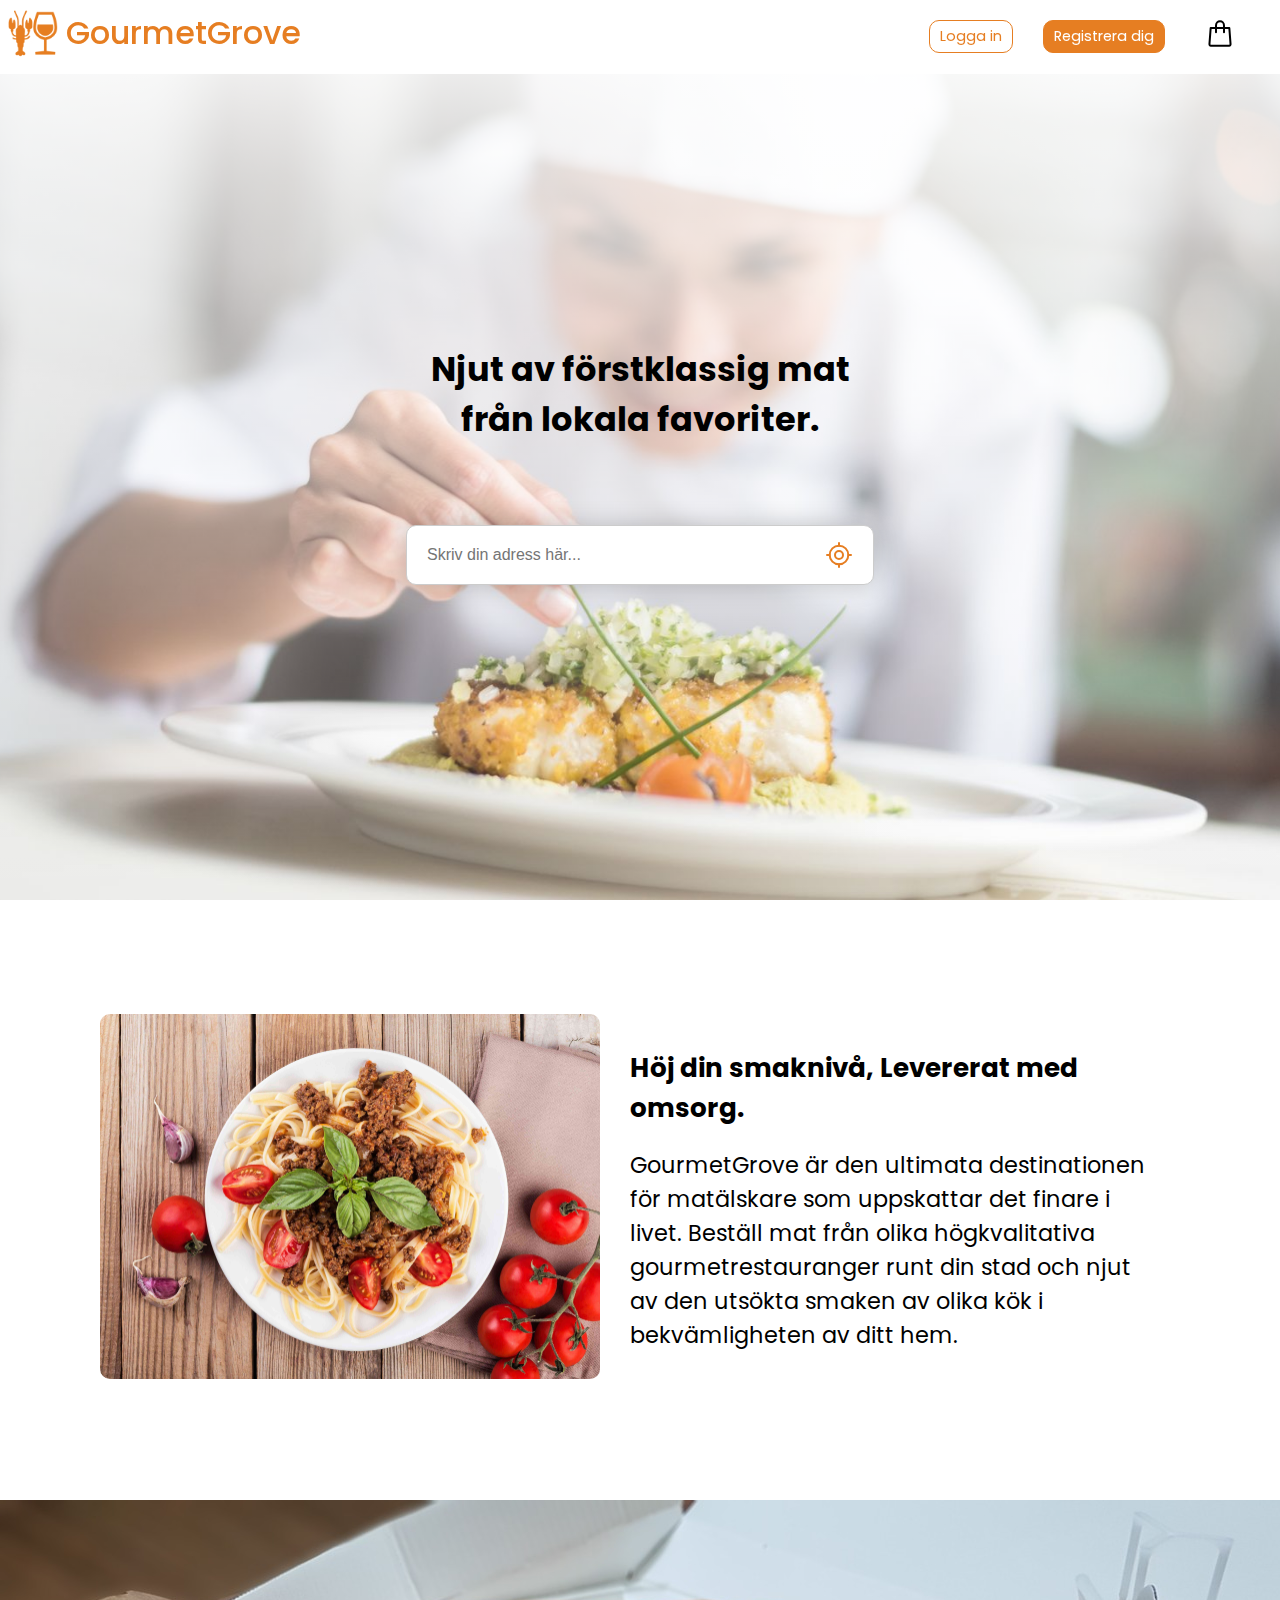
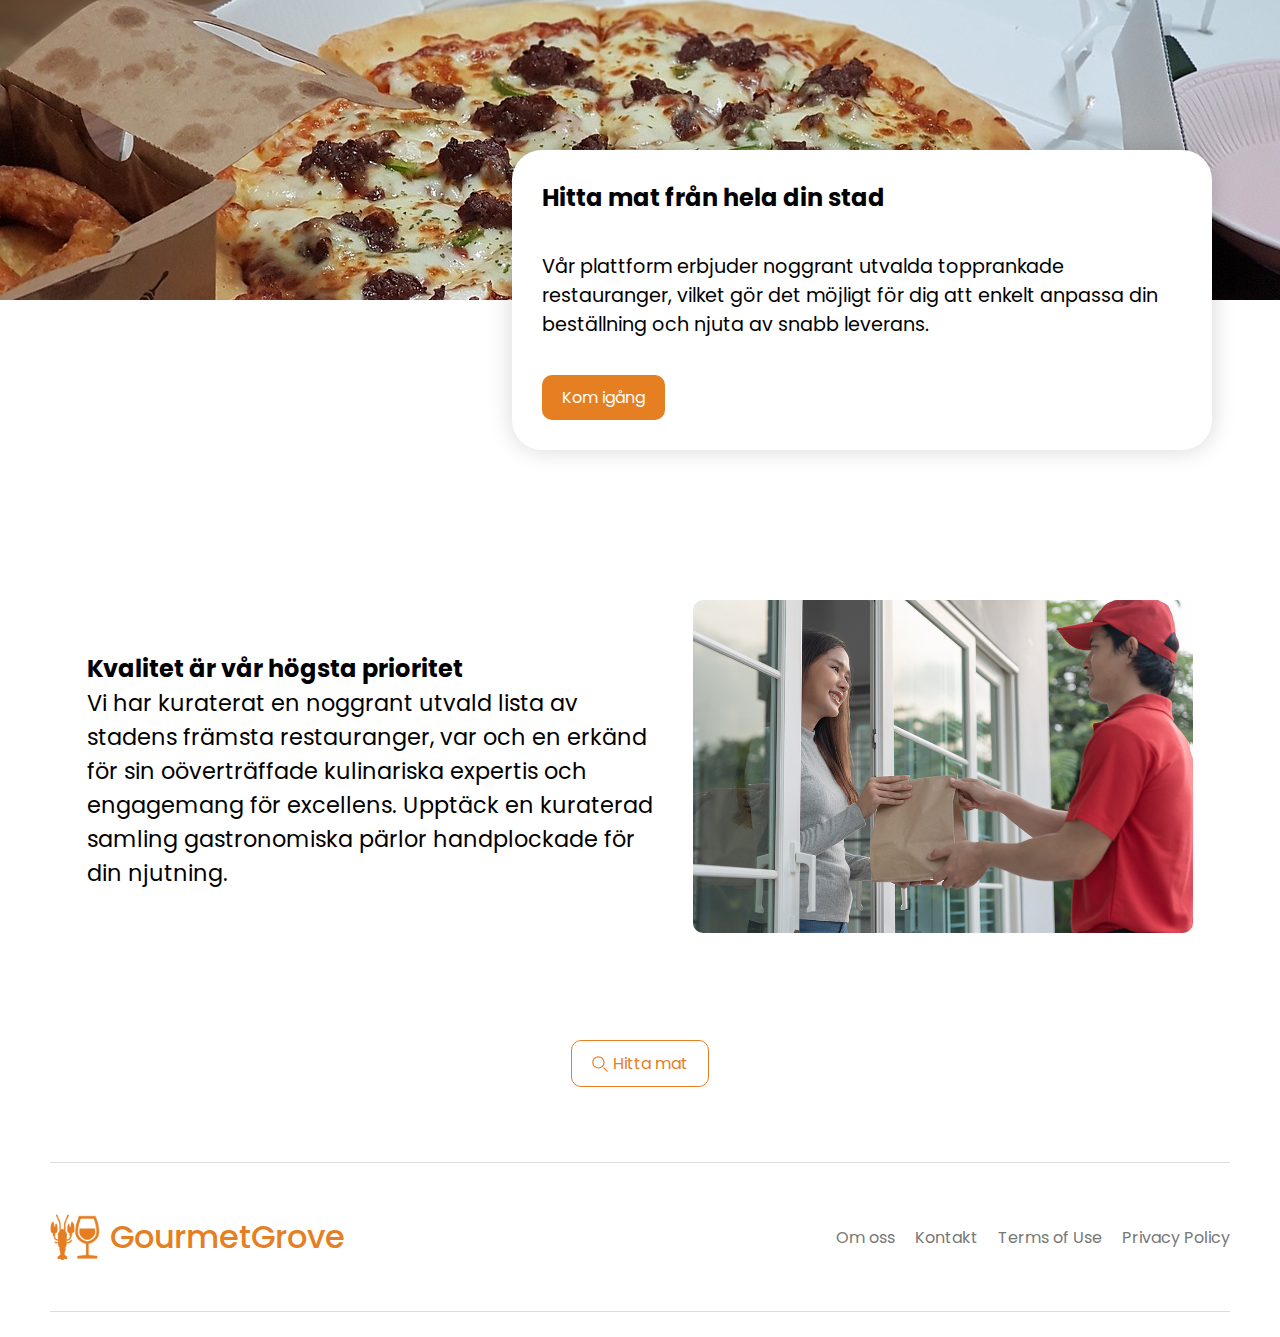
<file: index.html>
<!DOCTYPE html>
<html lang="en">
	<head>
		<meta charset="UTF-8" />
		<meta name="viewport" content="width=device-width, initial-scale=1.0" />
		<title>GourmetGrove | Home</title>
		<link rel="stylesheet" href="css/style.css?v=0.00" />
		<link rel="preconnect" href="https://fonts.googleapis.com" />
		<link rel="preconnect" href="https://fonts.gstatic.com" crossorigin />
		<link
			href="https://fonts.googleapis.com/css2?family=Poppins:wght@400;500;700;800&display=swap"
			rel="stylesheet"
		/>
		<meta name="view-transition" content="same-origin" />

		<script src="js/script.js" defer></script>
	</head>
	<body>
		<div class="wrapper">
			<header>
				<a class="logo noselect nounderline" href="index.html">
					<img src="img/seafood.png" alt="logo" />
					<h1>GourmetGrove</h1>
				</a>
				<nav>
					<a href="#" class="login navbtn">
						<div>Logga in</div>
					</a>
					<a href="#" class="signup navbtn">
						<div>Registrera dig</div>
					</a>
					<div class="basketlogo">
						<img
							src="img/icons/shoppingbasket.svg"
							alt="shopping basket"
							width="24px"
						/>
					</div>
				</nav>
			</header>
			<main>
				<section id="intro">
					<div class="islandwrapper">
						<div class="introtext">
							<h2>
								Njut av förstklassig mat från lokala favoriter.
							</h2>
						</div>
						<form action="search.html" method="GET">
							<div class="adress-wrapper">
								<input
									type="text"
									placeholder="Skriv din adress här..."
									name="a"
								/>
								<div class="location-icon">
									<img
										src="img/icons/target.svg"
										alt="location"
										width="32px"
									/>
								</div>
							</div>
						</form>
					</div>
				</section>
				<section id="about">
					<!-- <div class="slogan">
						<h2>Elevate Your Palate, Delivered with Care.</h2>
					</div> -->
					<div class="about-wrapper">
						<div class="about-img">
							<img src="img/food/bolognese.jpg" alt="food" />
						</div>
						<div class="abouttext">
							<h3>Höj din smaknivå, Levererat med omsorg.</h3>
							<p>
								GourmetGrove är den ultimata destinationen för
								matälskare som uppskattar det finare i livet.
								Beställ mat från olika högkvalitativa
								gourmetrestauranger runt din stad och njut av
								den utsökta smaken av olika kök i bekvämligheten
								av ditt hem.
							</p>
						</div>
					</div>
					<article id="delivery">
						<div class="article-img"></div>
						<div class="article-text">
							<h3>Hitta mat från hela din stad</h3>
							<p>
								Vår plattform erbjuder noggrant utvalda
								topprankade restauranger, vilket gör det möjligt
								för dig att enkelt anpassa din beställning och
								njuta av snabb leverans.
							</p>
							<a
								class="readmore-btn nounderline"
								href="/search.html"
								>Kom igång</a
							>
						</div>
					</article>
					<article id="quality">
						<div class="article-text">
							<h3>Kvalitet är vår högsta prioritet</h3>
							<p>
								Vi har kuraterat en noggrant utvald lista av
								stadens främsta restauranger, var och en erkänd
								för sin oöverträffade kulinariska expertis och
								engagemang för excellens. Upptäck en kuraterad
								samling gastronomiska pärlor handplockade för
								din njutning.
							</p>
						</div>
						<div class="article-img">
							<img
								src="img/doordash.jpg"
								alt="food"
								id="specialImage"
								class=""
							/>
						</div>
					</article>
				</section>
				<div id="getStarted">
					<a href="search.html"
						><img src="img/icons/search.svg" />Hitta mat</a
					>
				</div>
			</main>
			<footer>
				<div class="footer-content">
					<div class="footer-logo">
						<img src="img/seafood.png" alt="logo" />
						<h1>GourmetGrove</h1>
					</div>
					<div class="footer-links">
						<a href="index.html#about">Om oss</a>
						<a href="#">Kontakt</a>
						<a href="#">Terms of Use</a>
						<a href="#">Privacy Policy</a>
					</div>
				</div>
			</footer>
		</div>
	</body>
</html>
</file>
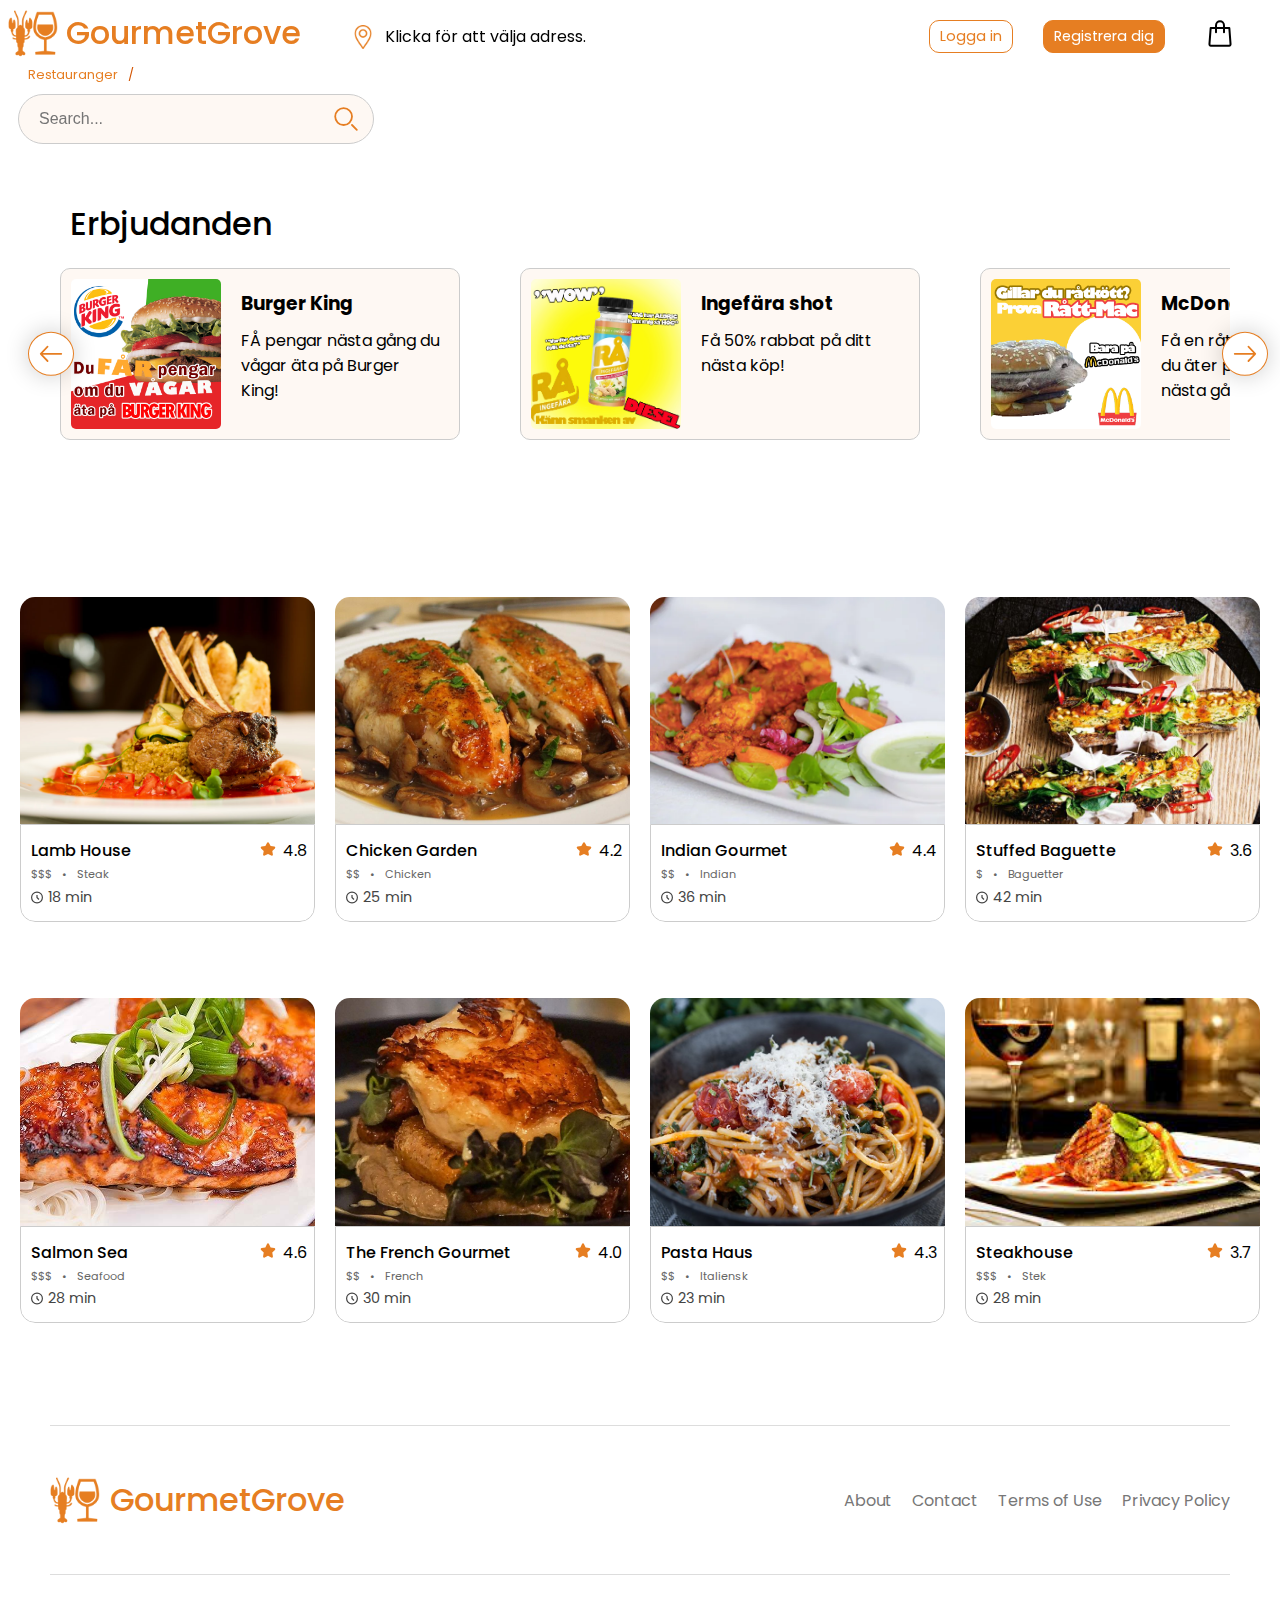
<file: search.html>
<!DOCTYPE html>
<html lang="en">
	<head>
		<meta charset="UTF-8" />
		<meta name="viewport" content="width=device-width, initial-scale=1.0" />
		<title>GourmetGrove | Restauranger</title>
		<link rel="stylesheet" href="css/style.css" />
		<link rel="preconnect" href="https://fonts.googleapis.com" />
		<link rel="preconnect" href="https://fonts.gstatic.com" crossorigin />
		<link
			href="https://fonts.googleapis.com/css2?family=Poppins:wght@400;500;700;800&display=swap"
			rel="stylesheet"
		/>
		<meta name="view-transition" content="same-origin">
		<script src="js/script.js" defer></script>
		<script type="text/json" src="data/restaurants.json" defer></script>
		<script src="js/restaurants.js" defer></script>
	</head>
	<body>
		<div class="wrapper">
			<div id="headerWrapper">
				<header>
					<a class="logo noselect nounderline" href="index.html">
						<img src="img/seafood.png" alt="logo" />
						<h1>GourmetGrove</h1>
					</a>
					<div class="view-location">
						<img src="img/icons/location.png" alt="Location" class="location-tag-icon" id="locationIcon">
						<p id="locationText">
							Klicka för att välja adress.
						</p>
					</div>
					<nav>
						<a href="#" class="login navbtn">
							<div>Logga in</div>
						</a>
						<a href="#" class="signup navbtn">
							<div>Registrera dig</div>
						</a>
						<div class="basketlogo">
							<img
								src="img/icons/shoppingbasket.svg"
								alt="shopping basket"
								width="24px"
							/>
						</div>
					</nav>
					<div class="nav-viewer">
						<div class="nav-links">
							<a href="search.html" class="nav-link">Restauranger</a>
							<p class="nav-divider">/</p>
						</div>
					</div>
					<div class="search-header" id="searchHeader">
						<form
							action="search.html"
							method="GET"
							class="searchbar"
						>
							<div class="search-wrapper">
								<input
									type="text"
									placeholder="Search..."
									name="q"
								/>
								<div class="search-icon">
									<img
										src="img/icons/search.svg"
										alt="search"
										width="24px"
									/>
								</div>
							</div>
						</form>
					</div>
				</header>
			</div>
			<main>
				<div class="top-area">
					<div id="offersArea">
						<h2>Erbjudanden</h2>
						<ul class="offer-list">
							<div id="leftBtn" class="offers-arrow">
								<img src="img/icons/arrow_left.svg" alt="left arrow" class="arrow-icon" width="24">
							</div>
							<div id="rightBtn" class="offers-arrow">
								<img src="img/icons/arrow_right.svg" alt="left arrow" class="arrow-icon" width="24">
							</div>
							<li class="offer">
								<img
									src="img/offers/BK_propaganda.jpg"
									alt="Burger King"
									class="offer-img"
								/>
								<div class="offer-text">
									<h3>Burger King</h3>
									<p>FÅ pengar nästa gång du vågar äta på Burger King!</p>
								</div>
							</li>
							<li class="offer">
								<img src="img/offers/Igefara_shot_bs.jpg" alt="Ingefära shot" class="offer-img">
								<div class="offer-text">
									<h3>Ingefära shot</h3>
									<p>Få 50% rabbat på ditt nästa köp!</p>
								</div>
							</li>
							<li class="offer">
								<img src="img/offers/rått-mac.jpg" alt="McDonalds" class="offer-img">
								<div class="offer-text">
									<h3>McDonalds</h3>
									<p>Få en råtta på köpet när du äter på McDonalds nästa gång!</p>
								</div>
							</li>
							<li class="offer">
								<img
									src="img/offers/BK_propaganda.jpg"
									alt="Burger King"
									class="offer-img"
								/>
								<div class="offer-text">
									<h3>Burger King</h3>
									<p>FÅ pengar nästa gång du vågar äta på Burger King!</p>
								</div>
							</li>
						</ul>
					</div>
				</div>
				<div class="restaurant-cards">
					<div class="result">
						<p id="result"></p>
					</div>
				</div>
			</main>
			<footer>
				<div class="footer-content">
					<div class="footer-logo">
						<img src="img/seafood.png" alt="logo" />
						<h1>GourmetGrove</h1>
					</div>
					<div class="footer-links">
						<a href="index.html#about">About</a>
						<a href="#">Contact</a>
						<a href="#">Terms of Use</a>
						<a href="#">Privacy Policy</a>
						</div>
				</div>
			</footer>
		</div>
	</body>
</html>
</file>
<file: css/style.css>
:root {
	--primary-color: #e67e22;
	--primary-color-alpha: #e67d220e;
	--primary-color-alpha-2: #e67d221a;
	--primary-color-dark: #d35400;
	--primary-color-darker: #c0392b;
	--secondary-color: #f1c40f;
	--secondary-color-alpha: #f1c40f0e;
	--secondary-color-dark: #f39c12;
	--secondary-color-darker: #f39c12;
	--header-font-size: 1rem;
	--primary-color-filter: brightness(0) saturate(100%) invert(65%) sepia(42%) saturate(4622%) hue-rotate(350deg) brightness(96%) contrast(87%);
}
*,
*::before,
*::after {
	box-sizing: border-box;
	margin: 0;
	padding: 0;
}

@keyframes fade-in {
	from {
		opacity: 0;
	}

	to {
		opacity: 1;
	}
}

@keyframes fade-out {
	from {
		opacity: 1;
	}

	to {
		opacity: 0;
	}
}

@keyframes slide-in {
	from {
		transform: translateX(-4rem);
	}

	to {
		transform: translateX(0);
	}
}

@keyframes slide-out {
	from {
		transform: translateX(0);
	}

	to {
		transform: translateX(-4rem);
	}
}

#card {
	view-transition-name: card;
}

::view-transition-old(card),
::view-transition-new(card) {
	mix-blend-mode: normal;
	/* animation: none;; */
}

::view-transition-old(header),
::view-transition-new(header) {
	mix-blend-mode: normal;
	animation: none;
}


::view-transition-old(root),
::view-transition-old(search-header) {
	animation: fade-out 350ms cubic-bezier(0, 0, 0.2, 1);
}
::view-transition-new(root),
::view-transition-new(search-header) {
	mix-blend-mode: normal;
	animation: fade-in 350ms cubic-bezier(0, 0, 0.2, 1),
		slide-in 350ms cubic-bezier(0, 0, 0.2, 1);

}§

.restaurantTransition {
	view-transition-name: card;
}

body {
	margin: 0;
	width: 100vw;
	min-height: 100vh;
	font-family: "Poppins", sans-serif;
	overflow-x: hidden;
	scrollbar-width: 16px;
}

.wrapper {
	width: 100%;
	min-height: 100vh;
}

header {
	position: fixed;
	top: 0;
	padding-inline: var(--gap);
	width: 100vw;
	padding-block: var(--gap);
	display: flex;
	flex-wrap: wrap;
	/* justify-content: ; */
	--gap: 0.5rem;
	box-shadow: 0px 0px 24px 0px rgba(0, 0, 0, 0);
	background: white;
	z-index: 4;
	/* gap: 1rem; */
	view-transition-name: header;
}

.logo,
.footer-logo {
	height: 100%;
	width: fit-content;
	font-size: var(--header-font-size);
	font-weight: 500;
	color: var(--primary-color);
	display: flex;
	align-items: center;
	justify-content: space-between;
	gap: var(--gap);
}

.logo img,
.footer-logo img {
	height: 50px;
	filter: var(--primary-color-filter);
}

.footer-logo img {
	padding-right: 10px;
}

.logo h1,
.footer-logo h1 {
	margin: 0;
	font-weight: 500;
}

nav {
	display: flex;
	justify-content: center;
	gap: calc(var(--gap) * 2);
	align-items: center;
	padding: 0 20px;
	margin-left: auto;
	z-index: 4;
}

@keyframes navbtn-animation {
	0% {
		margin: 10px 7px;
		padding: 5px 10px;
	}

	70% {
		margin: 0px;
		padding: 10px 17px;
	}

	100% {
		margin: 2px;
		padding: 8px 15px;
	}
}

.navbtn {
	border: 1px solid var(--primary-color);
	border-radius: 10px;
	padding: 5px 10px;
	margin: 10px 7px;
	/* transition: all 0.1s ease-in; */
	text-decoration: none;
}

.signup.navbtn {
	background-color: var(--primary-color);
}

.signup.navbtn div {
	color: white;
}

.navbtn div {
	text-decoration: none;
	color: var(--primary-color);
	font-size: var(--header-font-size);
	font-size: 0.9rem;
	width: 100%;
	height: 100%;
}

.navbtn:hover {
	animation: navbtn-animation 0.2s;
	padding: 8px 15px;
	margin: 2px;
}

.signup:hover {
	background-color: var(--primary-color-dark);
}

.login:hover {
	background-color: var(--primary-color-alpha);
	border-color: var(--primary-color-dark);
}

.login:hover div {
	color: var(--primary-color-dark);
}

.basketlogo {
	/* padding: 10px 15px; */
	padding: 0;
	margin: 12px 20px;
	border-radius: 100%;
	cursor: pointer;
}

@keyframes basket-icon-animation {
	0% {
		background-color: var(--primary-color-alpha-2);
		padding: 0;
		margin: 12px 20px;
	}
	
	85% {
		background-color: var(--primary-color-alpha-2);
		padding: 12px 20px;
		margin: 0 0px;
	}
	
	100% {
		background-color: var(--primary-color-alpha-2);
		padding: 12px 16px;
		margin: 0 4px;
	}	
}



.basketlogo:hover {
	background-color: var(--primary-color-alpha-2);
	animation: basket-icon-animation 0.2s ease-in;
	padding: 12px 16px;
	margin: 0 4px;
}

.basket-wrapper {
	display: none;
	position: fixed;
	right: 0;
	/* top: 40px; */
	top: 0;
	z-index: 3;
	background: white;
	padding: 80px 20px 20px 20px;
	width: 300px;
	height: 400px;
	z-index: 3;
	box-shadow: 0 0 24px 0 rgba(0, 0, 0, 0.2);
	border-radius: 10px;
	overflow-y: scroll;
}

.basket-divider {
	width: 90%;
	height: 0;
	border-bottom: 1px solid #ddd;
	margin: 10px auto;

}

.basket-item {
	font-size: 0.7rem;
	display: flex;
	justify-content: space-between;
	padding-top: 10px;
	align-items: center;
}

.basket-item h3 {
	margin: 0;
	padding: 0;
	font-weight: 500;
}

.basket-item-btns {
	display: flex;
	align-items: center;
	gap: 5px;
}

/* .basket-item-btns button {
	width: 20px;
	height: 20px;
	border-radius: 100%;
	border: none;
	background-color: var(--primary-color);
	color: white;
	transition: all 0.1s ease-in;
} */

.basket-icon {
	width: 16px;
	height: 16px;
	background-color: var(--primary-color);
	cursor: pointer;
}

.basket-remove-icon {
	-webkit-mask: url(../img/icons/minus.svg);
	mask: url(../img/icons/minus.svg);
}

.basket-amount-display {
	padding: 0 5px;
	font-family: 'Roboto Mono', monospace;
}

.basket-add-icon {
	-webkit-mask: url(../img/icons/plus.svg);
	mask: url(../img/icons/plus.svg);
}

.basket-remove-icon:hover {
	-webkit-mask: url(../img/icons/minus_filled.svg);
	mask: url(../img/icons/minus_filled.svg);
}

.basket-remove-icon:active {
	background-color: var(--primary-color-dark);
}


.basket-add-icon:hover {
	-webkit-mask: url(../img/icons/plus_filled.svg);
	mask: url(../img/icons/plus_filled.svg);
}

.basket-add-icon:active {
	background-color: var(--primary-color-dark);
}

.basketOpen {
	display: block;
}

.nav-viewer {
	width: 100%;
	padding: 0 20px;
}

.nav-links {
	display: flex;
	gap: 10px;
	font-size: 0.8rem;
}

.nav-link {
	text-decoration: none;
	color: var(--primary-color);
}

.nav-divider {
	color: var(--primary-color-dark);
}

.nav-link:hover {
	color: var(--primary-color-dark);
	text-decoration: underline;
}


main {
	display: flex;
	flex-direction: column;
	min-height: 100vh;
}

section {
	width: 100%;
}

@media screen and (max-width: 700px) {
	.logo h1 {
		display: none;
	}

	.view-location p {
		display: none;
	}
}

/* INTRO */

#intro {
	display: grid;
	grid-template-areas:
		". . ."
		". inputisland ."
		". . .";
	height: 100vh;
	grid-template-columns: 1fr auto 1fr;
	grid-template-rows: 1fr auto 1fr;
	background-image: url(../img/introbackground2.jpg);
	background-size: cover;
	background-position: center 60%;
	/* background-attachment: fixed; */
}

#intro::before {
	content: "";
	position: absolute;
	width: 100vw;
	height: 100vh;
	background-image: linear-gradient(to bottom, white, transparent);
	/* z-index: -1; */
}

.islandwrapper {
	grid-area: inputisland;
	z-index: 1;
	display: flex;
	flex-direction: column;
	align-items: center;
	gap: 50px;
}

.introtext {
	padding: 30px;
	width: 500px;
	text-align: center;
	font-size: 1.4rem;
}

.inputisland {
	display: flex;
	border-radius: 10px;
	/* background: red; */
	box-shadow: 0px 0px 24px 0px rgba(0, 0, 0, 0.16);
	gap: 10px;
	background: white;
}

.adress-wrapper {
	--adress-height: 60px;
	--adress-width: 500px;
	--icon-size: 32px;
	width: var(--adress-width);
	height: var(--adress-height);
	display: flex;
	--icon-offset: calc(var(--adress-height) / 2 - var(--icon-size) / 2);
}

.adress-wrapper input {
	width: 100%;
	height: 100%;
	border: 1px solid #ccc;
	border-radius: 10px;
	display: flex;
	align-items: center;
	gap: 10px;
	padding: 0 calc(var(--icon-offset) * 4.5) 0 20px;
	font-size: 1rem;
	border: 1px solid #ccc;
	transition: all 0.1s ease-in;
	box-shadow: 0 0 24px 0 rgba(0, 0, 0, 0.2);
	transform: translateX(calc(var(--icon-size) / 2));
}

.adress-wrapper input:focus,
.adress-wrapper input:hover {
	outline: none;
	border-color: var(--primary-color);
}

.adress-wrapper input:hover::placeholder,
.adress-wrapper input:focus::placeholder {
	color: black;
}

.location-icon {
	width: var(--icon-size);
	height: var(--icon-size);
	/* position: relative; */
	/* top: var(--icon-offset);
    right: calc(var(--icon-offset) * 3); */
	transform: translate(
		calc(var(--icon-offset) * -2.5),
		calc(var(--icon-offset))
	);
	color: var(--primary-color);
}

/* ABOUT */

#about {
	min-height: 100vh;
	/* box-shadow: 0 0 20px 5px #888; */
}

.slogan {
	width: 100%;
	height: 100px;
	display: flex;
	align-items: center;
	font-size: 1.5rem;
}

.slogan h2 {
	margin: 0;
	padding: 0 50px;
	font-weight: 400;
	font-size: 1.5rem;
	border-radius: 10px;
}

.about-wrapper {
	width: 100%;
	min-height: 400px;
	/* background: red; */
	display: flex;
	align-items: center;
	padding: 0 100px;
	margin: 100px 0;
	/* background-image: url(../img/food/bolognese.jpg); */
	background-position-x: center;
	background-size: cover;
}

.abouttext {
	padding: 30px;
	/* width: 500px; */
	/* font-family: 'Press Start 2P'; */
	/* text-align: center; */
	font-size: 1.4rem;
	/* outline: 1px solid red; */
	/* box-shadow: 0 0 20px 5px #ccc; */
	background: white;
	/* border-radius: 10px; */
	display: flex;
	flex-direction: column;
	/* justify-items: center; */
	gap: 20px;
}

.about-img {
	border-radius: 10px;
	max-width: 500px;
}

.about-img img {
	width: 100%;
	object-fit: cover;
	border-radius: 10px;
}


#delivery {
	width: 100%;
}

#delivery .article-img {
	background-image: url(../img/food/pizza.jpg);
	width: 100%;
	height: 400px;
	background-size: cover;
}

#delivery .article-text {
	background: white;
	width: 700px;
	height: 300px;
	position: relative;
	top: -150px;
	/* right: 100px; */
	left: 40%;
	box-shadow: 0px 0px 24px 0px rgba(0, 0, 0, 0.16);
	border-radius: 30px;
	padding: 30px;
	display: flex;
	flex-direction: column;
	justify-content: space-between;
}

#quality {
	width: 100%;
	display: flex;
	justify-content: center;
	align-items: center;
	gap: 30px;
	margin-bottom: 100px;
}

#quality .article-img {
	max-width: 500px;
}

#quality .article-img img {
	width: 100%;
	object-fit: cover;
	border-radius: 10px;
}

#quality .article-text {
	/* padding: 30px; */
	display: flex;
	flex-direction: column;
	font-size: 1.4rem;
	width: 45%;
}

.article-text h3 {
	margin: 0;
	padding: 0;
	font-size: 1.5rem;
}

.article-text p {
	margin: 0;
	padding: 0;
	font-size: 1.2rem;
}

#quality .article-text p {
	font-size: 1.4rem;

}

.readmore-btn {
	padding: 10px 20px;
	background: var(--primary-color);
	width: fit-content;
	border-radius: 10px;
	color: white;
}

.readmore-btn:hover {
	background: var(--primary-color-dark);
	cursor: pointer;
}

#getStarted {
	width: 100vw;
	display: flex;
	justify-content: center;
	margin-bottom: 50px;
}

#getStarted a {
	text-decoration: none;
	color: var(--primary-color);
	padding: 10px 20px;
	/* background: var(--primary-color); */
	border: 1px solid var(--primary-color);
	border-radius: 10px;
	display: flex;
	align-items: center;
}

#getStarted img {
	width: 16px;
	height: 16px;
	margin-right: 5px;

}

#getStarted a:hover {
	background-color: var(--primary-color-alpha);
}


@media screen and (max-width: 1200px) {
	#delivery .article-text {
		left: calc((100% - 700px) / 2);
	}
}

@media screen and (max-width: 1000px) {
	.about-wrapper, #quality {
		flex-direction: column;
		justify-content: center;
		align-items: center;
		padding: 0;
	}

	#quality {
		flex-direction: column-reverse;
	}

	.abouttext, #quality .article-text {
		width: 100%;
		padding: 30px;
	}
}


@media screen and (max-width: 750px) {
	#delivery .article-text {
		width: 90%;
		left: 5%;
	}
}

@media screen and (max-width: 550px) {
	.about-img {
		width: 90%;
	}

	.islandwrapper {
		width: 90vw;
	}

	.adress-wrapper {
		--adress-width: 90vw;
	}

	.introtext {
		width: 100%;
		padding: 30px 0;
	}

	
}

@media screen and (max-width: 450px) {
	.abouttext {
		font-size: 1rem;
	}

	.article-text h3 {
		font-size: 1.2rem;
	}

	.article-text p {
		font-size: 1rem;
	}

	nav {
		padding: 0;
	}
}

/* FOOTER */

footer {
	width: 100%;
	padding: 0 50px;
	height: 200px;
	background: white;
	display: flex;
	justify-content: center;
	align-items: center;
	color: white;
	z-index: 3;
}

.footer-content {
	width: 100%;
	min-height: 150px;
	display: flex;
	justify-content: space-between;
	align-items: center;
	border-top: 1px solid #ddd;
	border-bottom: 1px solid #ddd;
	flex-wrap: wrap;
}

.footer-links {
	display: flex;
	gap: 20px;

}

.footer-links a {
	text-decoration: none;
	color: #777;
}

.footer-links a:hover {
	color: #555;
}

/* ------- SEARCH.HTML ------- */

.search-header {
	/* position: fixed; */
	/* top: 0; */
	/* left: 0; */
	width: 100%;
	/* background: white; */
	transition: all 0.5s ease-in;
	z-index: 2;
	view-transition-name: search-header;
}

.header--fixed {
	top: 80px;
}

.top-area {
	width: 100%;
	height: 500px;
	display: flex;
}

#offersArea {
	width: 100%;
	height: 100%;
	display: flex;
	flex-direction: column;
	padding: 50px;
	justify-content: flex-end;
	gap: 10px;
}

.offer-list {
	display: flex;
	gap: 60px;
	list-style: none;
	/* justify-content: flex-end; */
	/* border: 1px solid #ccc; */
	border-radius: 10px;
	padding: 10px;
	overflow-x: scroll;
	overflow-y: hidden;
}
/* 
.offer-list::before {
	content: "";
	position: absolute;
	width: 15vw;
	height: 200px;
	left: 0;
	margin: 0 50px;
	background-image: linear-gradient(90deg, rgba(255,255,255,1) 0%, rgba(0,0,0,0) 100%);
} */
/* 
.offer-list::after {
	content: "";
	position: absolute;
	width: 15vw;
	height: 200px;
	right: 0;
	margin-right: calc(50px - 17px); 
	background-image: linear-gradient(90deg, rgba(255,255,255,0) 0%, rgba(255, 255, 255, 1) 100%);
} */

.offers-arrow {
	position: absolute;
	transform: translateY(calc(171.6px / 2 - 50%));
	background: white;
	border-radius: 100%;
	padding: 10px;
	box-shadow: 0 0 24px 0 rgba(0, 0, 0, 0.2);
	border: 1px solid var(--primary-color);
	display: flex;
	align-items: center;
	height: 44px;
	z-index: 2;
	cursor: pointer;
	transition: all 0.1s ease-in;
}

#leftBtn {
	left: calc(50px - 44px + 22px);
}

#rightBtn {
	right: calc(50px - 44px + 22px - 16px);
}

.offers-arrow:hover {
	transform: translateY(calc(171.6px / 2 - 50%)) scale(1.1);
}

.specialImage {
	object-fit: cover;
	aspect-ratio: 1.1618;
	object-position: center -300px;
}

.offer {
	/* box-shadow: 0 0 20px 0 rgba(0, 0, 0, 0.6); */
	padding: 10px;
	display: flex;
	gap: 10px;
	border-radius: 10px;
	border: 1px solid #ccc;
	transition: all 0.2s ease-in-out;
	background-color: var(--primary-color-alpha);
	min-width: 400px;
}

.offer-list::-webkit-scrollbar {
	width: 10px;
}

.offer-list::-webkit-scrollbar-thumb {
	color: red;
  }

.offer-img {
	height: 150px;
	aspect-ratio: 1;
	object-fit: cover;
	border-radius: 5px;
}

.offer-text {
	display: flex;
	flex-direction: column;
	padding: 10px;
	gap: 10px;
}

.offer:hover {
	transform: scale(1.02);
	/* border-color: var(--primary-color); */
	box-shadow: 0 0 24px 0 rgba(0, 0, 0, 0.1);
}

#offersArea h2 {
	margin: 0;
	padding: 0 20px;
	font-size: 2rem;
	font-weight: 500;
}

.searchbar {
	width: 400px;
	height: 70px;
	padding: 10px;
	/* border: 1px solid #ccc; */
	border-radius: 70px;
	/* box-shadow: 0 0 24px 0 rgba(0,0,0,0.16); */
}

.searchbar input {
	width: 100%;
	height: 100%;
	border: 1px solid #ccc;
	border-radius: 70px;
	transition: all 0.2s ease-in;
	padding: 0 50px 0 20px;
	font-size: 1rem;
	background: var(--primary-color-alpha);
}

.intro-searchbar {
	width: 500px;
}

.search-wrapper {
	min-width: 100%;
	height: 100%;
	display: flex;
	align-items: center;
}

.searchbar input:focus,
.searchbar input:hover {
	outline: none;
	border: 1px solid var(--primary-color);
}

.searchbar input:focus::placeholder,
.searchbar input:hover::placeholder {
	color: black;
}

.search-icon {
	width: 24px;
	position: relative;
	left: -40px;
	top: 4px;
	color: var(--primary-color);
	/* background: white; */
	border: none;
}

@media screen and (max-width: 400px) {

	.searchbar {
		width: 100%;
	}

	.searchbar input {
		width: calc(100vw);
	}
}

svg path {
	stroke: var(--primary-color) !important;
}

/* Restaurant cards */

.restaurant-cards {
	width: 100%;
	min-height: 100vh;
	display: flex;
	flex-wrap: wrap;
	--gap: 20px;
	gap: var(--gap);
	padding: var(--gap);
}

.restaurant-card {
	--width: calc((100vw - var(--gap) * 5) / 4);
	width: var(--width);
	height: 325px;
	/* border: 1px solid #ccc; */
	border-radius: 15px;
	display: flex;
	flex-direction: column;
	overflow: hidden;
	color: black;
	text-decoration: none;
	/* box-shadow: 0 0 24px 0 rgba(0,0,0,0.3); */
}

.bg-image-wrapper {
	height: 70%;
	overflow: hidden;
}

.restaurant-card .bg-image {
	width: 100%;
	height: 100%;
	object-fit: cover;
}

.bg-image-wrapper:before {
	content: "";
	position: absolute;
	background-image: linear-gradient(
		to bottom,
		transparent,
		rgba(255, 255, 255, 0)
	);
	width: var(--width);
	height: calc(325px * 0.7);
	border-radius: 15px 15px 0 0;
	/* transform: translateY(calc(325px * 0.3)); */
	/* z-index: 3 */
	transition: all 0.15s ease-in;
	z-index: 1;
}

.restaurant-card:hover > .bg-image-wrapper:before {
	transform: translateY(0);
	background-image: linear-gradient(
		to bottom,
		transparent,
		rgba(255, 255, 255, 0.3)
	);
}

.card-content {
	height: 30%;
	object-fit: cover;
	display: flex;
	flex-direction: column;
	justify-content: space-evenly;
	padding: 10px 0;
	z-index: 2;
	border-radius: 0 0 15px 15px;
	border: 1px solid #ccc;
}

@media screen and (max-width: 1200px) {
	.restaurant-card {
		--width: calc((100vw - var(--gap) * 4) / 3);
	}
}

@media screen and (max-width: 750px) {
	.restaurant-card {
		--width: calc((100vw - var(--gap) * 3) / 2);
	}
}

@media screen and (max-width: 550px) {
	.restaurant-card {
		--width: calc((100vw - var(--gap) * 2) / 1);
		/* height: fit-content; */
	}
}

.content-row {
	display: flex;
	justify-content: space-between;
}

.content-row h4,
.content-row p {
	margin: 0;
	padding: 0 10px;
}

.content-row h4 {
	font-size: 1rem;
	font-weight: 500;
}

.content-row.left-align {
	justify-content: start;
}

.content-row.left-align p {
	padding: 0 0 0 10px;
}
.content-row.extra-padding {
	padding: 0 10px;
}

.price-class,
.time,
.divider,
.desc {
	color: #666;
	font-size: 0.7rem;
}

.time {
	font-size: 0.9rem;
	color: #444;
	padding-left: 5px !important;
}

.time-icon {
	width: 12px;
}

.star-icon {
	width: 16px;
	transform: translateY(-2px);
}

.rating {
	display: flex;
	align-items: center;
}

.rating p {
	margin: 0;
	padding: 0 7px;
}

/* RESULT */

.result {
	width: 100%;
}

.result p {
	font-size: 1.2rem;
	font-weight: 500;
}

.noselect {
	-webkit-touch-callout: none; /* iOS Safari */
	-webkit-user-select: none; /* Safari */
	-khtml-user-select: none; /* Konqueror HTML */
	-moz-user-select: none; /* Old versions of Firefox */
	-ms-user-select: none; /* Internet Explorer/Edge */
	user-select: none; /* Non-prefixed version, currently
                                    supported by Chrome, Edge, Opera and Firefox */
}

.nounderline {
	text-decoration: none;
}

.view-location {
	display: flex;
	align-items: center;
	padding-left: 50px;
}

.view-location p {
	margin: 0;
	padding: 0 10px;

}

.view-location p:hover {
	cursor: pointer;
	color: var(--primary-color-dark);
}

@media screen and (max-width: 550px) {
	.view-location {
		display: none;
	}
}

.location-tag-icon {
	width: 24px;
	height: 24px;
	filter: brightness(0) saturate(100%) invert(58%) sepia(27%) saturate(1616%)
		hue-rotate(345deg) brightness(93%) contrast(93%); /* Nice filter hack */
}


.restaurant-desc {
	width: 100%;
	height: 500px;
	display: flex;
	/* flex-direction: column; */
	align-items: center;
	/* justify-content: space-between; */
	gap: 80px;
	padding: 80px;
	/* outline: 1px solid black; */
	box-shadow: 0 0 24px 0 rgba(0, 0, 0, 0.1);
}

.restaurant-desc-content {
	height: 90%;
	width: fit-content;
}

.restaurant-img-wrapper img {
	/* width: 100%; */
	height: 100%;
	aspect-ratio: 1.3;
	object-fit: cover;
	border-radius: 5px;
	object-position: center;
}

.restaurant-text h2 {
	font-weight: 500;
	font-size: 2rem;
}

.detailed-description {
	font-size: 1.2rem;
}

.detailed-rating {
	display: flex;
	align-items: center;
	gap: 10px;
	font-size: 1rem;
	padding: 5px 0;
}

.detailed-price {
	display: flex;
	align-items: center;
	gap: 10px;
	font-size: 1rem;
	padding: 5px 0;
	
}

.detailed-time {
	display: flex;
	align-items: center;
	gap: 10px;
	font-size: 1rem;
	padding: 5px 0;
	color: #333;
}

.detailed-time img {
	height: 18px;
}

.detailed-wrapper {
	display: flex;
	flex-direction: column;
	/* gap: 10px; */
}

.restaurant-text {
	display: flex;
	flex-direction: column;
	justify-content: space-between;
}

.menu {
	display: flex;
	flex-direction: column;
}

.menu-item {
	display: flex;
	align-items: center;
	padding: 40px 5%;
	height: 200px;
	gap: 40px;
}

.menu-item-content {
	height: 100%;
}

.menu-item-text {
	max-width: 50%;
}

.menu-item-img-wrapper {
	height: 100%;
	aspect-ratio: 1.5;
	overflow: hidden;
	border-radius: 5px;
}

.menu-item-img-wrapper img {
	width: 100%;
	height: 100%;
	object-fit: cover;
	object-position: center;
}

.menu-item-btn {
	width: fit-content;
	display: flex;
	align-items: center;
	margin-left: auto;
}

.menu-remove-icon {
	width: 28px;
	height: 28px;
	background-color: var(--primary-color);
	/* background-image: url(../img/icons/plus.svg); */
	/* color: transparent; */
	-webkit-mask: url(../img/icons/minus.svg);
	mask: url(../img/icons/minus.svg);
	cursor: pointer;
}

.menu-amount-display {
	padding: 0 10px;
	/* width: 30px; */
	font-family: 'Roboto Mono', monospace;
}

.menu-add-icon {
	width: 28px;
	height: 28px;
	background-color: var(--primary-color);
	/* background-image: url(../img/icons/plus.svg); */
	/* color: transparent; */
	-webkit-mask: url(../img/icons/plus.svg);
	mask: url(../img/icons/plus.svg);
	cursor: pointer;
}

.menu-remove-icon:hover {
	-webkit-mask: url(../img/icons/minus_filled.svg);
	mask: url(../img/icons/minus_filled.svg);
}

.menu-remove-icon:active {
	background-color: var(--primary-color-dark);
}


.menu-add-icon:hover {
	-webkit-mask: url(../img/icons/plus_filled.svg);
	mask: url(../img/icons/plus_filled.svg);
}

.menu-add-icon:active {
	background-color: var(--primary-color-dark);
}

.menu-divider {
	width: 90%;
	margin: 0 auto;
	height: 0;
	border-bottom: 1px solid #ccc;
}

.no-menu {
	padding: 20px;
	font-size: 1.2rem;
}

.restaurant-desc-content-wrapper {
	display: flex;
	/* flex-direction: column; */
	justify-content: flex-start;
}

.go-back {
	display: flex;
	align-items: center;
	width: fit-content;
	/* margin-bottom: 50px; */
	font-size: 1rem;
	color: var(--primary-color);
	cursor: pointer;
	text-decoration: none;
	padding: 10px 0px;
	/* position: absolute; */
	/* margin-top: 80px; */
}

.go-back:hover {
	color: var(--primary-color-dark);
	text-decoration: underline;
}

.go-back img {
	width: 20px;
	height: 16px;
	margin: 0 5px;
}
</file>
